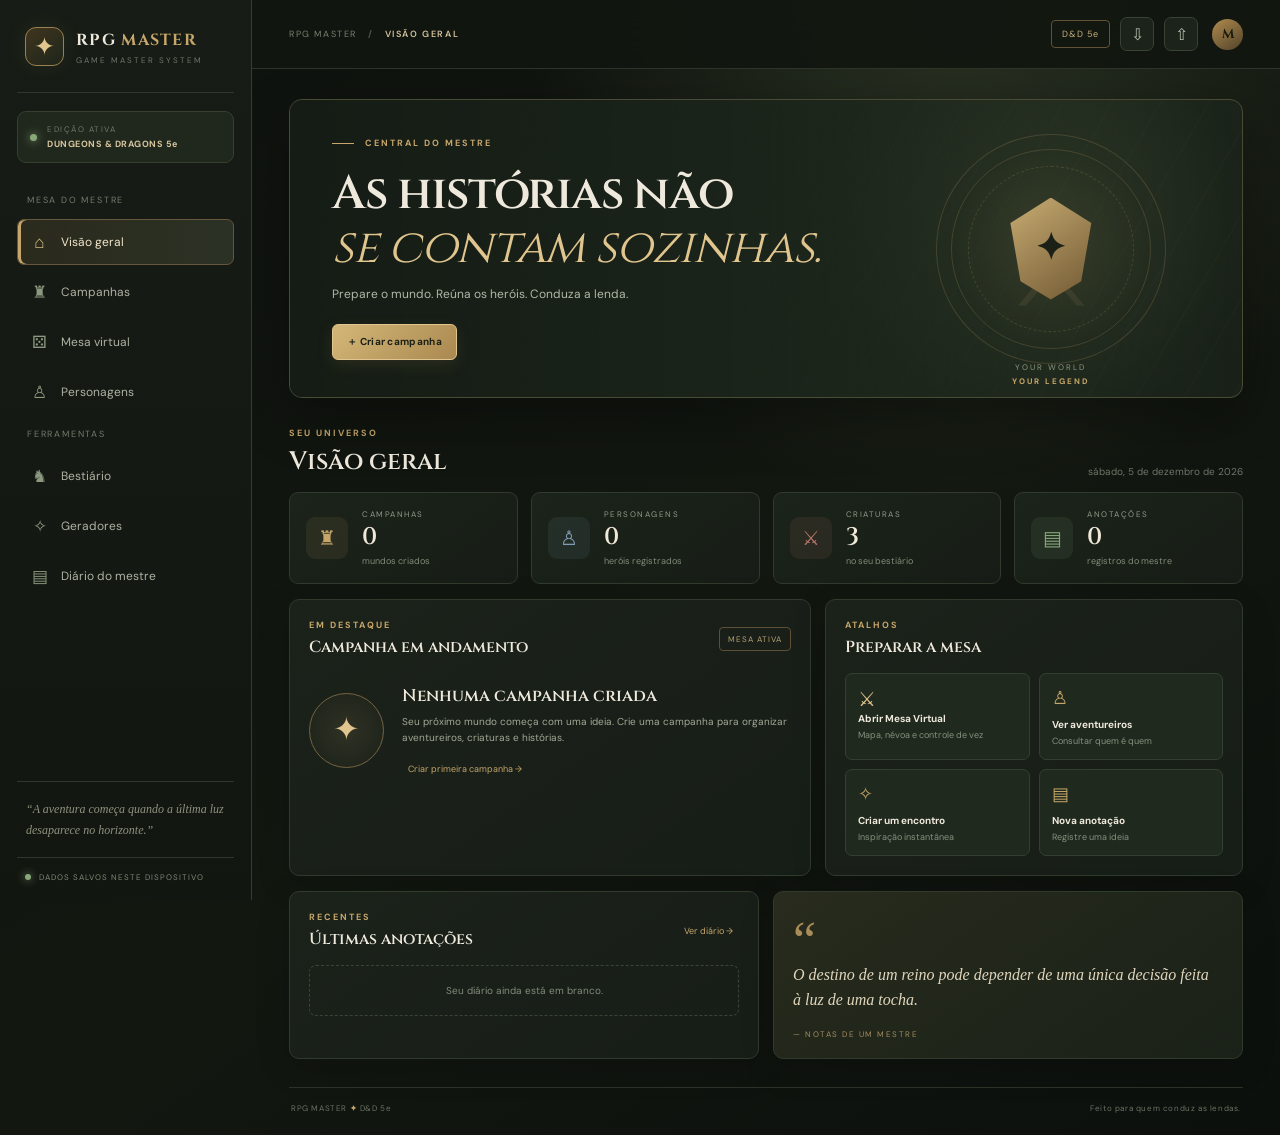
<file: index.html>
<!doctype html>
<html lang="pt-BR">
<head>
<meta charset="utf-8"><meta name="viewport" content="width=device-width,initial-scale=1">
<meta name="theme-color" content="#10130f"><title>RPG MASTER — D&D 5e</title>
<link rel="stylesheet" href="style.css">
</head>
<body>
<div class="app-shell">
<aside class="sidebar" id="sidebar">
  <div class="brand"><div class="brand-mark">✦</div><div><div class="brand-name">RPG <span>MASTER</span></div><div class="brand-sub">GAME MASTER SYSTEM</div></div></div>
  <div class="campaign-chip"><span class="live-dot"></span><div><small>EDIÇÃO ATIVA</small><strong>DUNGEONS & DRAGONS 5e</strong></div></div>
  <nav class="main-nav">
    <div class="nav-label">MESA DO MESTRE</div>
    <button class="nav-item active" data-view="dashboard"><span>⌂</span> Visão geral</button>
    <button class="nav-item" data-view="campaigns"><span>♜</span> Campanhas</button>
    <a class="nav-item" href="mesa-virtual.html" target="_blank" rel="noopener"><span>⚄</span> Mesa virtual</a>
    <button class="nav-item" data-view="characters"><span>♙</span> Personagens</button>
    <div class="nav-label">FERRAMENTAS</div>
    <button class="nav-item" data-view="bestiary"><span>♞</span> Bestiário</button>
    <button class="nav-item" data-view="generator"><span>✧</span> Geradores</button>
    <button class="nav-item" data-view="notes"><span>▤</span> Diário do mestre</button>
  </nav>
  <div class="sidebar-bottom"><div class="sidebar-quote">“A aventura começa quando a última luz desaparece no horizonte.”</div><div class="sidebar-footer"><span class="status-dot"></span> DADOS SALVOS NESTE DISPOSITIVO</div></div>
</aside>
<main class="main-area">
<header class="topbar"><button class="mobile-menu" id="mobileMenu">☰</button><div class="breadcrumb"><span>RPG MASTER</span><b>/</b><strong id="pageCrumb">VISÃO GERAL</strong></div><div class="top-actions"><span class="system-pill">D&D 5e</span><button class="icon-btn" id="exportBtn" title="Exportar backup">⇩</button><button class="icon-btn" id="importBtn" title="Importar backup">⇧</button><input type="file" id="importFile" accept="application/json,.json" hidden><div class="avatar">M</div></div></header>
<div class="content">
<section class="view active" id="view-dashboard">
  <div class="hero"><div class="hero-copy"><div class="eyebrow"><span class="eyebrow-line"></span> CENTRAL DO MESTRE</div><h1>As histórias não<br><em>se contam sozinhas.</em></h1><p>Prepare o mundo. Reúna os heróis. Conduza a lenda.</p><button class="btn btn-gold" data-action="new-campaign">＋ Criar campanha</button></div><div class="hero-art"><div class="hero-rune">ᛟ</div><div class="hero-d20">✦</div><div class="hero-art-caption">YOUR WORLD<br><b>YOUR LEGEND</b></div></div><div class="hero-grain"></div></div>
  <div class="section-heading"><div><div class="eyebrow">SEU UNIVERSO</div><h2>Visão geral</h2></div><span class="muted" id="todayLabel"></span></div>
  <div class="stats-grid">
    <article class="stat-card"><div class="stat-icon gold">♜</div><div><small>CAMPANHAS</small><strong id="statCampaigns">0</strong><span>mundos criados</span></div></article>
    <article class="stat-card"><div class="stat-icon blue">♙</div><div><small>PERSONAGENS</small><strong id="statCharacters">0</strong><span>heróis registrados</span></div></article>
    <article class="stat-card"><div class="stat-icon red">⚔</div><div><small>CRIATURAS</small><strong id="statCreatures">0</strong><span>no seu bestiário</span></div></article>
    <article class="stat-card"><div class="stat-icon green">▤</div><div><small>ANOTAÇÕES</small><strong id="statNotes">0</strong><span>registros do mestre</span></div></article>
  </div>
  <div class="dashboard-grid">
    <section class="panel"><div class="panel-head"><div><div class="eyebrow">EM DESTAQUE</div><h3>Campanha em andamento</h3></div><span class="tiny-tag">MESA ATIVA</span></div><div id="featuredCampaign" class="featured-content"></div></section>
    <section class="panel"><div class="panel-head"><div><div class="eyebrow">ATALHOS</div><h3>Preparar a mesa</h3></div></div><div class="quick-actions"><a href="mesa-virtual.html" target="_blank" rel="noopener"><span>⚔</span><b>Abrir Mesa Virtual</b><small>Mapa, névoa e controle de vez</small></a><button data-view-link="characters"><span>♙</span><b>Ver aventureiros</b><small>Consultar quem é quem</small></button><button data-view-link="generator"><span>✧</span><b>Criar um encontro</b><small>Inspiração instantânea</small></button><button data-action="new-note"><span>▤</span><b>Nova anotação</b><small>Registre uma ideia</small></button></div></section>
  </div>
  <div class="dashboard-grid lower-grid"><section class="panel"><div class="panel-head"><div><div class="eyebrow">RECENTES</div><h3>Últimas anotações</h3></div><button class="text-btn" data-view-link="notes">Ver diário →</button></div><div id="recentNotes" class="recent-list"></div></section><section class="panel quote-card"><div class="quote-symbol">“</div><p>O destino de um reino pode depender de uma única decisão feita à luz de uma tocha.</p><span>— NOTAS DE UM MESTRE</span></section></div>
</section>

<section class="view" id="view-campaigns"><div class="page-intro"><div><div class="eyebrow">CONSTRUA SEU MUNDO</div><h1>Campanhas</h1><p>Organize o mundo, a história e os grandes arcos da campanha.</p></div><button class="btn btn-gold" data-action="new-campaign">＋ Nova campanha</button></div><div id="campaignList" class="card-grid"></div></section>


<section class="view" id="view-characters">
 <div class="page-intro"><div><div class="eyebrow">QUEM FAZ PARTE DA JORNADA</div><h1>Aventureiros</h1><p>Um cadastro de referência para o mestre. As fichas e os dados dos jogadores continuam sendo físicos.</p></div><div class="page-intro-actions"><button class="btn btn-quiet" data-action="export-bridge">⇩ Baixar pacote</button><button class="btn btn-gold" data-action="sync-party">↗ Enviar grupo à Mesa</button></div></div>
 <div class="filter-row"><input id="characterSearch" class="search-input" placeholder="⌕  Buscar jogador, raça ou classe..."><select id="characterCampaignFilter" class="select-input"><option value="">Todas as campanhas</option></select><button class="btn btn-quiet" data-action="new-character">＋ Cadastrar perfil</button></div>
 <div id="characterList" class="card-grid character-grid"></div>
 <div class="bridge-note"><b>Integração:</b> envie o grupo para a Mesa Virtual. Os aventureiros entram como miniaturas de perfil, sem ficha digital, PV ou atributos duplicados.</div>
</section>



<section class="view" id="view-bestiary"><div class="page-intro"><div><div class="eyebrow">CATÁLOGO DE AMEAÇAS</div><h1>Bestiário</h1><p>Crie e organize criaturas. Envie qualquer uma delas diretamente para a Mesa Virtual.</p></div><button class="btn btn-gold" data-action="new-creature">＋ Nova criatura</button></div><div class="filter-row"><input id="creatureSearch" class="search-input" placeholder="⌕  Buscar criatura..."><select id="creatureTypeFilter" class="select-input"><option value="">Todos os tipos</option><option>Aberração</option><option>Animal</option><option>Constructo</option><option>Dragão</option><option>Humanoide</option><option>Morto-vivo</option><option>Monstruosidade</option><option>Planta</option><option>Outro</option></select></div><div id="creatureList" class="card-grid"></div></section>

<section class="view" id="view-generator"><div class="page-intro"><div><div class="eyebrow">INSPIRAÇÃO PARA SUA CAMPANHA</div><h1>Geradores</h1><p>Quando a imaginação pedir uma faísca, gere novas possibilidades.</p></div></div><div class="generator-grid"><section class="panel generator-card"><div class="generator-icon">♙</div><div class="eyebrow">ENCONTRE UM ROSTO</div><h3>Gerador de NPC</h3><p>Uma pessoa, um segredo e uma razão para entrar na história.</p><div id="npcOutput" class="generator-output">Seu próximo personagem não jogador está esperando.</div><button class="btn btn-gold" data-action="generate-npc">✧ Gerar NPC</button></section><section class="panel generator-card"><div class="generator-icon">⚑</div><div class="eyebrow">UMA NOVA JORNADA</div><h3>Gerador de missão</h3><p>Um objetivo, um conflito e uma recompensa para os aventureiros.</p><div id="questOutput" class="generator-output">Uma aventura pode nascer de um simples pedido.</div><button class="btn btn-gold" data-action="generate-quest">✧ Gerar missão</button></section><section class="panel generator-card"><div class="generator-icon">⚔</div><div class="eyebrow">PERIGO À VISTA</div><h3>Gerador de encontro</h3><p>Uma situação inesperada para desafiar o grupo.</p><div id="encounterOutput" class="generator-output">Nem todo encontro precisa terminar em combate.</div><button class="btn btn-gold" data-action="generate-encounter">✧ Gerar encontro</button></section></div></section>

<section class="view" id="view-notes"><div class="page-intro"><div><div class="eyebrow">SEGREDOS, PISTAS E CONSEQUÊNCIAS</div><h1>Diário do mestre</h1><p>Suas ideias e os acontecimentos que moldam a campanha.</p></div><button class="btn btn-gold" data-action="new-note">＋ Nova anotação</button></div><div class="notes-layout"><div id="notesList" class="notes-list"></div><aside class="panel note-editor"><div class="eyebrow">ESCREVA SUA HISTÓRIA</div><h3 id="noteEditorTitle">Selecione uma anotação</h3><div id="noteEditorBody" class="note-placeholder">Escolha uma anotação à esquerda ou crie uma nova para começar a escrever.</div></aside></div></section>
<footer class="app-footer"><span>RPG MASTER <b>✦</b> D&D 5e</span><span>Feito para quem conduz as lendas.</span></footer>
</div></main></div>

<div class="modal-backdrop" id="modalBackdrop" aria-hidden="true"><div class="modal" role="dialog" aria-modal="true" aria-labelledby="modalTitle"><div class="modal-head"><div><div class="eyebrow">RPG MASTER</div><h2 id="modalTitle">Novo registro</h2></div><button class="icon-btn" id="closeModal">✕</button></div><form id="modalForm"><div id="modalBody" class="modal-body"></div><div class="modal-actions"><button type="button" class="btn btn-quiet" id="cancelModal">Cancelar</button><button type="submit" class="btn btn-gold">Salvar registro</button></div></form></div></div>
<div class="toast" id="toast"></div><script src="app.js"></script>
</body></html>
</file>
<file: style.css>
@import url('https://fonts.googleapis.com/css2?family=Cinzel:wght@400;500;600;700&family=DM+Sans:wght@400;500;600;700&display=swap');
:root{--bg:#10130f;--panel:#191f18;--panel2:#20271e;--line:#30392d;--gold:#c6a66a;--gold2:#e0c58e;--text:#eee9dc;--muted:#a09d8f;--dim:#6f7669;--green:#86a77c;--red:#b87569;--blue:#809db2;--serif:'Cinzel',Georgia,serif;--sans:'DM Sans',Arial,sans-serif}
*{box-sizing:border-box}html{scroll-behavior:smooth}body{margin:0;background:radial-gradient(ellipse at 75% 0%,#293122 0,transparent 32%),linear-gradient(145deg,#0e120e,#121710 55%,#0c100d);color:var(--text);font-family:var(--sans);min-height:100vh}button,input,select,textarea{font:inherit}button{cursor:pointer}
.app-shell{min-height:100vh}.sidebar{position:fixed;inset:0 auto 0 0;width:252px;background:linear-gradient(180deg,#171d16,#111610);border-right:1px solid #333d30;padding:27px 17px 18px;display:flex;flex-direction:column;z-index:20}.brand{display:flex;align-items:center;gap:12px;padding:0 8px 26px;border-bottom:1px solid #30382d}.brand-mark{width:39px;height:39px;border:1px solid #9b8050;border-radius:11px;display:grid;place-items:center;color:var(--gold2);font-size:25px;background:linear-gradient(145deg,#40351e,#1d251b);box-shadow:0 0 22px #c6a66a16}.brand-name{font:700 16px var(--serif);letter-spacing:1.3px}.brand-name span{color:var(--gold)}.brand-sub{font-size:8px;letter-spacing:2px;color:var(--dim);margin-top:4px}.campaign-chip{display:flex;align-items:center;gap:10px;background:#20271d;border:1px solid #35402f;border-radius:9px;padding:12px;margin:18px 0 22px}.campaign-chip small,.campaign-chip strong{display:block}.campaign-chip small{font-size:8px;letter-spacing:1.5px;color:var(--dim);margin-bottom:4px}.campaign-chip strong{font-size:9px;letter-spacing:.5px;color:#d6c49e}.live-dot,.status-dot{width:7px;height:7px;border-radius:50%;background:#88a879;box-shadow:0 0 10px #88a879;flex:none}.nav-label{font-size:9px;letter-spacing:1.8px;color:#737b6c;padding:9px 10px}.main-nav{display:flex;flex-direction:column;gap:4px}.nav-item{text-decoration:none;border:1px solid transparent;background:transparent;color:#aeb2a3;text-align:left;padding:11px 12px;border-radius:7px;font-size:12px;display:flex;align-items:center;gap:12px;transition:.2s}.nav-item span{font-size:17px;color:#8c987f;width:19px;text-align:center}.nav-item:hover{background:#242d21;color:#eee8d9}.nav-item.active{background:linear-gradient(90deg,#4a402a66,#2b3225);border-color:#66563a;color:#f1e5c9;box-shadow:inset 3px 0 var(--gold)}.nav-item.active span{color:var(--gold2)}.sidebar-bottom{margin-top:auto}.sidebar-quote{font:italic 12px/1.7 Georgia,serif;color:#8f927f;border-top:1px solid #30382d;border-bottom:1px solid #30382d;padding:17px 9px;margin-bottom:14px}.sidebar-footer{font-size:8px;letter-spacing:1px;color:#7e8876;display:flex;align-items:center;gap:8px;padding:0 8px}.status-dot{width:6px;height:6px}
.main-area{margin-left:252px;min-height:100vh}.topbar{height:69px;border-bottom:1px solid #2d352b;background:#111710e8;backdrop-filter:blur(16px);display:flex;align-items:center;justify-content:space-between;padding:0 37px;position:sticky;top:0;z-index:10}.breadcrumb{display:flex;gap:11px;align-items:center;font-size:9px;letter-spacing:1.6px;color:#788071}.breadcrumb b{color:#4d5748}.breadcrumb strong{color:#d3c29d;font-weight:600}.top-actions{display:flex;align-items:center;gap:10px}.system-pill{font-size:9px;letter-spacing:1px;color:#c9b27f;border:1px solid #615238;padding:7px 10px;border-radius:4px}.icon-btn{border:1px solid #394234;background:#1b231a;color:#b9bdad;width:34px;height:34px;border-radius:7px;display:grid;place-items:center;transition:.2s}.icon-btn:hover{border-color:var(--gold);color:var(--gold2);transform:translateY(-1px)}.avatar{width:31px;height:31px;display:grid;place-items:center;border-radius:50%;background:linear-gradient(145deg,#b08b4f,#514329);color:#1b1b13;font:700 13px var(--serif);margin-left:4px}.mobile-menu{display:none;background:none;border:0;color:var(--gold);font-size:20px}.content{max-width:1500px;margin:0 auto;padding:30px 37px 22px}.view{display:none;animation:fadeUp .35s ease}.view.active{display:block}@keyframes fadeUp{from{opacity:0;transform:translateY(9px)}to{opacity:1;transform:none}}
.hero{min-height:280px;border:1px solid #4a4b35;border-radius:13px;position:relative;overflow:hidden;background:radial-gradient(circle at 78% 40%,#66744b44,transparent 28%),linear-gradient(105deg,#20291d,#283222 48%,#171f17);padding:37px 42px;display:flex;align-items:center;box-shadow:0 18px 55px #0005}.hero:before{content:"";position:absolute;inset:0;background:linear-gradient(90deg,#141b14 0%,#172017dd 47%,transparent 100%),repeating-linear-gradient(120deg,transparent 0 40px,#ffffff04 41px 42px);pointer-events:none}.hero-copy{position:relative;z-index:2}.eyebrow{font-size:9px;letter-spacing:2px;color:var(--gold);font-weight:700}.eyebrow-line{display:inline-block;width:22px;height:1px;background:var(--gold);vertical-align:middle;margin-right:7px}.hero h1{font:600 clamp(30px,4vw,47px)/1.15 var(--serif);letter-spacing:-1.2px;margin:18px 0 11px}.hero h1 em{font-weight:400;color:var(--gold2)}.hero p{color:#b1b7a8;font-size:12px;margin:0 0 22px}.hero-art{position:absolute;right:8%;top:50%;transform:translateY(-50%);width:230px;height:230px;border:1px solid #c5a46a35;border-radius:50%;display:grid;place-items:center;background:radial-gradient(circle,#c6a66a16,transparent 65%);z-index:1}.hero-art:before,.hero-art:after{content:"";position:absolute;inset:14px;border:1px solid #c5a46a33;border-radius:50%}.hero-art:after{inset:31px;border-style:dashed;animation:rotate 80s linear infinite}@keyframes rotate{to{transform:rotate(360deg)}}.hero-rune{position:absolute;font-size:150px;color:#c6a66a1a;font-family:serif}.hero-d20{width:92px;height:102px;clip-path:polygon(50% 0,94% 25%,83% 82%,50% 100%,17% 82%,6% 25%);background:linear-gradient(145deg,#c9ad74,#6f5731);display:grid;place-items:center;color:#1b2117;font:700 37px var(--serif);filter:drop-shadow(0 9px 16px #0008);position:relative}.hero-art-caption{position:absolute;bottom:-26px;text-align:center;font-size:8px;line-height:1.8;letter-spacing:2px;color:#8d967f}.hero-art-caption b{color:var(--gold)}.hero-grain{position:absolute;inset:0;pointer-events:none;background-image:url("data:image/svg+xml,%3Csvg viewBox='0 0 180 180' xmlns='http://www.w3.org/2000/svg'%3E%3Cfilter id='n'%3E%3CfeTurbulence type='fractalNoise' baseFrequency='.9' numOctaves='3' stitchTiles='stitch'/%3E%3C/filter%3E%3Crect width='100%25' height='100%25' filter='url(%23n)' opacity='.08'/%3E%3C/svg%3E");opacity:.13}
.section-heading{display:flex;align-items:end;justify-content:space-between;margin:29px 0 14px}.section-heading h2,.page-intro h1{font:600 25px var(--serif);margin:6px 0 0}.muted{color:var(--dim);font-size:10px}.stats-grid{display:grid;grid-template-columns:repeat(4,1fr);gap:13px}.stat-card{background:linear-gradient(145deg,#1b231a,#171d16);border:1px solid #303a2d;border-radius:9px;padding:16px;display:flex;align-items:center;gap:14px;min-height:88px;transition:.25s}.stat-card:hover{transform:translateY(-3px);border-color:#786541;box-shadow:0 12px 30px #0003}.stat-icon{width:42px;height:42px;border-radius:9px;display:grid;place-items:center;font-size:20px;background:#c6a66a17}.stat-icon.gold{color:var(--gold)}.stat-icon.blue{color:var(--blue);background:#809db21a}.stat-icon.red{color:var(--red);background:#b875691a}.stat-icon.green{color:var(--green);background:#86a77c1a}.stat-card small,.stat-card strong,.stat-card span{display:block}.stat-card small{font-size:8px;letter-spacing:1.5px;color:#929889}.stat-card strong{font:600 24px var(--serif);margin:2px 0;color:#f0e8d8}.stat-card span{font-size:9px;color:#818a79}
.dashboard-grid{display:grid;grid-template-columns:1.25fr 1fr;gap:14px;margin-top:15px}.panel{background:linear-gradient(145deg,#1b221a,#171d17);border:1px solid #303a2d;border-radius:10px;padding:19px;box-shadow:0 10px 35px #0002}.panel-head{display:flex;align-items:center;justify-content:space-between;gap:12px;margin-bottom:15px}.panel-head h3,.generator-card h3,.note-editor h3{font:600 16px var(--serif);margin:5px 0 0}.tiny-tag{font-size:8px;letter-spacing:1px;color:#b9a271;border:1px solid #5d5037;padding:6px 8px;border-radius:4px}.featured-content{min-height:115px;display:flex;align-items:center;gap:18px}.featured-emblem{width:75px;height:75px;flex:none;border:1px solid #766341;border-radius:50%;display:grid;place-items:center;font:32px var(--serif);color:var(--gold2);background:radial-gradient(circle,#c6a66a20,transparent)}.featured-content h4{font:600 17px var(--serif);margin:0 0 7px}.featured-content p{font-size:10px;line-height:1.6;color:#a2a995;margin:0 0 10px}.featured-meta{font-size:9px;color:var(--gold)}.quick-actions{display:grid;grid-template-columns:1fr 1fr;gap:9px}.quick-actions button{background:#20291e;border:1px solid #34402f;border-radius:7px;text-align:left;padding:12px;color:var(--text);transition:.2s}.quick-actions button:hover{border-color:#8e754b;background:#2a3022;transform:translateY(-2px)}.quick-actions button span{display:block;color:var(--gold);font-size:18px;margin-bottom:8px}.quick-actions b,.quick-actions small{display:block}.quick-actions b{font-size:10px}.quick-actions small{font-size:9px;color:#87907e;margin-top:4px}.lower-grid{grid-template-columns:1fr 1fr}.recent-list{display:flex;flex-direction:column;gap:8px}.recent-item{padding:9px 0;border-bottom:1px solid #2e372b;display:flex;justify-content:space-between;gap:12px}.recent-item:last-child{border:0}.recent-item b{font-size:10px}.recent-item small{font-size:9px;color:#818a79}.quote-card{background:linear-gradient(145deg,#282b1d,#1a2118);display:flex;flex-direction:column;justify-content:center;min-height:160px}.quote-symbol{font:52px Georgia;color:#a88d58;height:36px}.quote-card p{font:italic 16px/1.55 Georgia,serif;color:#e0d6bd;max-width:420px}.quote-card span{font-size:8px;letter-spacing:1.5px;color:#a28c60}
.page-intro{display:flex;align-items:end;justify-content:space-between;gap:20px;margin:7px 0 24px}.page-intro h1{font-size:31px}.page-intro p{color:#929b89;font-size:12px;margin:7px 0 0}.btn{border-radius:6px;padding:10px 14px;border:1px solid transparent;font-size:10px;font-weight:700;letter-spacing:.3px;transition:.2s}.btn-gold{background:linear-gradient(135deg,#d4b778,#aa8950);color:#1b2017;border-color:#e0c58e;box-shadow:0 5px 16px #b38e4b22}.btn-gold:hover{filter:brightness(1.1);transform:translateY(-2px);box-shadow:0 8px 20px #b38e4b33}.btn-quiet{background:#222a20;border-color:#3b4636;color:#c5c8b8}.btn-quiet:hover{border-color:var(--gold);color:var(--gold2)}.text-btn{background:none;border:0;color:var(--gold);font-size:9px}.card-grid{display:grid;grid-template-columns:repeat(3,minmax(0,1fr));gap:13px}.entity-card{background:linear-gradient(145deg,#1d251c,#171d17);border:1px solid #303b2d;border-radius:10px;padding:17px;position:relative;overflow:hidden;transition:.22s}.entity-card:hover{transform:translateY(-3px);border-color:#7b6845;box-shadow:0 14px 30px #0003}.entity-card:before{content:"";position:absolute;width:150px;height:150px;border:1px solid #c6a66a10;border-radius:50%;right:-70px;top:-80px}.entity-card h3{font:600 15px var(--serif);margin:0 0 7px}.entity-card p{font-size:10px;line-height:1.6;color:#929b89;min-height:30px}.entity-meta{display:flex;flex-wrap:wrap;gap:6px;margin:12px 0}.meta-chip{font-size:8px;color:#c8b27e;background:#c6a66a12;border:1px solid #5d5035;padding:5px 7px;border-radius:4px}.card-actions{display:flex;gap:7px;margin-top:12px;flex-wrap:wrap}.mini-btn{background:#252e22;border:1px solid #3a4635;color:#b7beaa;padding:6px 9px;border-radius:5px;font-size:9px}.mini-btn:hover{border-color:var(--gold);color:var(--gold2)}.mini-btn.danger:hover{border-color:#a95e56;color:#d99086}.filter-row{display:flex;gap:10px;margin:-8px 0 18px}.search-input,.select-input,.form-input,.form-select,.form-textarea{background:#151c15;border:1px solid #354030;border-radius:6px;color:#e8e4d8;padding:10px 12px;outline:none;font-size:11px}.search-input{flex:1;max-width:400px}.select-input{min-width:190px}.search-input:focus,.select-input:focus,.form-input:focus,.form-select:focus,.form-textarea:focus{border-color:#a88b55;box-shadow:0 0 0 3px #c6a66a12}
.character-card-top{display:flex;gap:12px;align-items:center}.character-avatar{width:47px;height:47px;border:1px solid #8b7448;border-radius:50%;display:grid;place-items:center;color:var(--gold2);font:18px var(--serif);background:radial-gradient(circle,#c6a66a20,#171d17)}.character-card-top h3{margin:0}.character-card-top small{color:#8f9885;font-size:9px}.ability-mini{display:grid;grid-template-columns:repeat(6,1fr);gap:4px;margin:13px 0}.ability-mini div{background:#222a20;border:1px solid #303a2d;border-radius:5px;text-align:center;padding:6px 2px}.ability-mini small{display:block;font-size:7px;color:#8e987f}.ability-mini b{font-size:11px;color:#e0d1ac}.hp-line{display:flex;justify-content:space-between;font-size:9px;color:#a6ad9b}.hp-track{height:5px;background:#30392e;border-radius:10px;overflow:hidden;margin-top:6px}.hp-track i{display:block;height:100%;background:linear-gradient(90deg,#7c9b6b,#b3c58b);border-radius:10px}
.combat-toolbar{display:flex;align-items:center;gap:18px;margin-bottom:15px;padding:13px 17px}.round-display{padding:4px 17px 4px 5px;border-right:1px solid #384233}.round-display small,.round-display strong{display:block}.round-display small{font-size:8px;letter-spacing:1px;color:#929a87}.round-display strong{font:24px var(--serif);color:var(--gold2)}.combat-status{display:flex;align-items:center;gap:10px;flex:1}.combat-status b,.combat-status small{display:block}.combat-status b{font-size:11px}.combat-status small{font-size:9px;color:#8f9886;margin-top:4px}.combat-controls{display:flex;align-items:center;gap:7px}.combat-layout{display:grid;grid-template-columns:1.4fr .7fr;gap:14px}.combat-list{display:flex;flex-direction:column;gap:8px}.combatant{display:grid;grid-template-columns:35px 1fr auto auto;gap:12px;align-items:center;padding:11px;background:#20281e;border:1px solid #34402f;border-radius:7px;transition:.2s}.combatant.active-turn{border-color:#b18e52;background:linear-gradient(90deg,#44392166,#20281e);box-shadow:inset 3px 0 var(--gold)}.initiative-badge{width:32px;height:32px;display:grid;place-items:center;border-radius:7px;background:#343c2b;color:var(--gold2);font:15px var(--serif)}.combatant-name b,.combatant-name small{display:block}.combatant-name b{font-size:11px}.combatant-name small{font-size:8px;color:#8e9884;margin-top:3px}.combatant-hp{min-width:88px}.combatant-hp b{font-size:10px}.combatant-hp .hp-track{margin-top:5px}.combatant-actions{display:flex;gap:5px}.combatant-actions button{padding:6px 7px}.condition-tag{font-size:8px;color:#d3b77b;margin-top:4px}.combat-tip{background:radial-gradient(circle at 50% 35%,#b18c4a16,transparent 55%),#1a2119}.tip-d20{width:76px;height:84px;clip-path:polygon(50% 0,94% 25%,83% 82%,50% 100%,17% 82%,6% 25%);background:linear-gradient(145deg,#bfa36b,#6c5732);display:grid;place-items:center;color:#171c14;font:29px var(--serif);margin:25px auto}.combat-tip h3{font:600 15px var(--serif);text-align:center}.combat-tip p{font-size:10px;line-height:1.7;color:#9ca391;text-align:center}.tip-rule{border-top:1px solid #384232;padding-top:12px;margin-top:17px;color:#c0a66d;font-size:8px;line-height:1.6;letter-spacing:.5px}
.dice-layout{display:grid;grid-template-columns:1.3fr .7fr;gap:14px}.dice-main{padding:24px}.dice-buttons{display:grid;grid-template-columns:repeat(7,1fr);gap:9px;margin:20px 0 25px}.die-button{background:#222b20;border:1px solid #3b4634;border-radius:8px;padding:13px 4px;color:#e8e3d6;transition:.2s}.die-button:hover,.die-button.selected{border-color:var(--gold);background:#373321;transform:translateY(-3px)}.die-shape{display:block;font:600 20px var(--serif);color:var(--gold2)}.die-button small{display:block;font-size:8px;color:#8e9884;margin-top:5px}.featured-die{background:linear-gradient(145deg,#59492d,#27281c);border-color:#a88a53}.featured-die .die-shape{font-size:24px}.dice-custom{border-top:1px solid #35402f;padding-top:17px}.dice-custom label{display:block;font-size:8px;letter-spacing:1.4px;color:#a7aa97;margin-bottom:9px}.custom-roll-row{display:flex;gap:8px}.custom-roll-row input{flex:1}.dice-custom>small{font-size:8px;color:#7e8978;display:block;margin-top:8px}.roll-result{margin-top:20px;border:1px solid #5b5038;background:radial-gradient(circle at 50% 0,#c6a66a15,transparent 70%),#1d241b;border-radius:8px;text-align:center;padding:17px}.result-label{font-size:8px;letter-spacing:1.5px;color:#a99568}.result-number{font:600 42px var(--serif);color:var(--gold2);margin:5px}.result-detail{font-size:9px;color:#929b89}.history-list{display:flex;flex-direction:column;gap:8px;max-height:420px;overflow:auto}.history-entry{display:flex;justify-content:space-between;align-items:center;padding:9px;background:#20281e;border:1px solid #303a2d;border-radius:6px}.history-entry b{font:15px var(--serif);color:var(--gold2)}.history-entry small{font-size:9px;color:#a2aa97}
.generator-grid{display:grid;grid-template-columns:repeat(3,1fr);gap:14px}.generator-card{display:flex;flex-direction:column;min-height:340px}.generator-icon{font-size:25px;color:var(--gold);margin-bottom:17px}.generator-card h3{font-size:17px}.generator-card p{font-size:10px;line-height:1.6;color:#929b89;min-height:36px}.generator-output{background:#222a20;border:1px solid #394333;border-radius:7px;padding:13px;font-size:10px;line-height:1.7;color:#d4d0c2;min-height:125px;margin:10px 0 15px;flex:1}.generator-output b{color:var(--gold2)}.generator-card .btn{align-self:flex-start}
.notes-layout{display:grid;grid-template-columns:.8fr 1.2fr;gap:14px}.notes-list{display:flex;flex-direction:column;gap:8px}.note-row{background:#1b231a;border:1px solid #303b2e;border-radius:7px;padding:13px;cursor:pointer;transition:.2s}.note-row:hover,.note-row.selected{border-color:#9a7d4d;background:#272c20}.note-row b,.note-row small{display:block}.note-row b{font:13px var(--serif)}.note-row small{font-size:8px;color:#87917f;margin-top:6px}.note-editor{min-height:360px}.note-editor h3{margin:8px 0 15px}.note-placeholder{font-size:11px;line-height:1.7;color:#87917f}.note-body-text{font-size:11px;line-height:1.8;color:#c8c9ba;white-space:pre-wrap}.note-editor-actions{display:flex;gap:7px;margin-top:16px}
.empty-state{color:#818b7a;font-size:10px;padding:18px;text-align:center;border:1px dashed #3a4436;border-radius:7px}.app-footer{display:flex;justify-content:space-between;border-top:1px solid #2b3429;margin-top:28px;padding:15px 2px 0;color:#697463;font-size:8px;letter-spacing:.6px}.app-footer b{color:var(--gold)}
.modal-backdrop{position:fixed;inset:0;background:#050805c9;backdrop-filter:blur(7px);z-index:50;display:none;align-items:center;justify-content:center;padding:18px}.modal-backdrop.open{display:flex}.modal{width:min(620px,100%);max-height:90vh;overflow:auto;background:linear-gradient(145deg,#20281e,#151b15);border:1px solid #62543a;border-radius:12px;box-shadow:0 30px 100px #000b;animation:modalIn .22s ease}@keyframes modalIn{from{opacity:0;transform:translateY(10px) scale(.985)}to{opacity:1;transform:none}}.modal-head{display:flex;justify-content:space-between;align-items:center;padding:19px 21px;border-bottom:1px solid #35402f}.modal-head h2{font:600 19px var(--serif);margin:5px 0 0}.modal-body{padding:20px 21px;display:grid;grid-template-columns:1fr 1fr;gap:12px}.form-field{display:flex;flex-direction:column;gap:6px}.form-field.full{grid-column:1/-1}.form-field label{font-size:8px;letter-spacing:1px;color:#a9ad9c}.form-input,.form-select,.form-textarea{width:100%;font-size:10px}.form-textarea{min-height:75px;resize:vertical}.modal-actions{display:flex;justify-content:flex-end;gap:8px;padding:14px 21px;border-top:1px solid #35402f}.modal-help{grid-column:1/-1;color:#8d9784;font-size:9px;line-height:1.5}.ability-input-grid{display:grid;grid-template-columns:repeat(6,1fr);gap:7px}
.toast{position:fixed;bottom:24px;left:50%;transform:translate(-50%,20px);opacity:0;pointer-events:none;background:#d5bc83;color:#171c13;padding:11px 17px;border-radius:6px;font-size:10px;font-weight:700;z-index:80;box-shadow:0 10px 30px #0005;transition:.25s}.toast.show{opacity:1;transform:translate(-50%,0)}
@media(max-width:1150px){.sidebar{width:220px}.main-area{margin-left:220px}.content{padding:25px}.topbar{padding:0 25px}.stats-grid{grid-template-columns:repeat(2,1fr)}.card-grid{grid-template-columns:repeat(2,minmax(0,1fr))}.dice-buttons{grid-template-columns:repeat(4,1fr)}}
@media(max-width:800px){.sidebar{transform:translateX(-100%);transition:transform .25s;box-shadow:20px 0 50px #0008}.sidebar.open{transform:translateX(0)}.main-area{margin-left:0}.mobile-menu{display:block}.topbar{padding:0 16px;height:60px}.content{padding:19px 15px}.breadcrumb{font-size:8px}.system-pill{display:none}.hero{min-height:250px;padding:28px 23px}.hero-art{right:-70px;opacity:.55;transform:translateY(-50%) scale(.8)}.hero-copy{max-width:80%}.hero h1{font-size:32px}.dashboard-grid,.lower-grid,.combat-layout,.dice-layout,.notes-layout{grid-template-columns:1fr}.generator-grid{grid-template-columns:1fr}.generator-card{min-height:270px}.combat-toolbar{flex-wrap:wrap}.combat-status{min-width:150px}.combat-controls{width:100%;justify-content:flex-end}.page-intro{align-items:flex-start;flex-direction:column}.page-intro .btn{align-self:flex-start}.card-grid{grid-template-columns:1fr 1fr}.dice-buttons{grid-template-columns:repeat(4,1fr)}}
@media(max-width:520px){.stats-grid{grid-template-columns:1fr 1fr;gap:8px}.stat-card{padding:11px;gap:9px}.stat-icon{width:34px;height:34px;font-size:16px}.stat-card strong{font-size:20px}.stat-card small{font-size:7px}.card-grid{grid-template-columns:1fr}.quick-actions{grid-template-columns:1fr 1fr}.hero-copy{max-width:100%}.hero-art{opacity:.2}.hero h1{font-size:29px}.filter-row{flex-direction:column}.search-input{max-width:none}.select-input{width:100%}.combatant{grid-template-columns:32px 1fr auto}.combatant-actions{grid-column:2/-1;justify-content:flex-end}.combatant-hp{min-width:72px}.dice-buttons{grid-template-columns:repeat(4,1fr)}.top-actions{gap:6px}.modal-body{grid-template-columns:1fr}.form-field.full{grid-column:auto}.app-footer{flex-direction:column;gap:7px}.featured-content{align-items:flex-start}.featured-emblem{width:55px;height:55px}}
@media(prefers-reduced-motion:reduce){*,*::before,*::after{animation-duration:.01ms!important;animation-iteration-count:1!important;scroll-behavior:auto!important;transition-duration:.01ms!important}}

/* RPG MASTER · integração com a Mesa Virtual */
.page-intro-actions{display:flex;gap:8px;align-items:center;flex-wrap:wrap}
.bridge-note{margin-top:16px;padding:13px 15px;border:1px solid #51452e;background:linear-gradient(135deg,#28251d,#1b2119);border-radius:10px;color:#c9c1ae;font-size:12px;line-height:1.6}
.bridge-note b{color:#e3c98e}
.quick-actions a{display:flex;flex-direction:column;text-decoration:none;color:inherit;background:#20291e;border:1px solid #34402f;border-radius:7px;text-align:left;padding:12px;transition:.2s}.quick-actions a:hover{border-color:#8e754b;background:#2a3022;transform:translateY(-2px)}
.quick-actions a span{font-size:20px;color:var(--gold2)}
</file>
